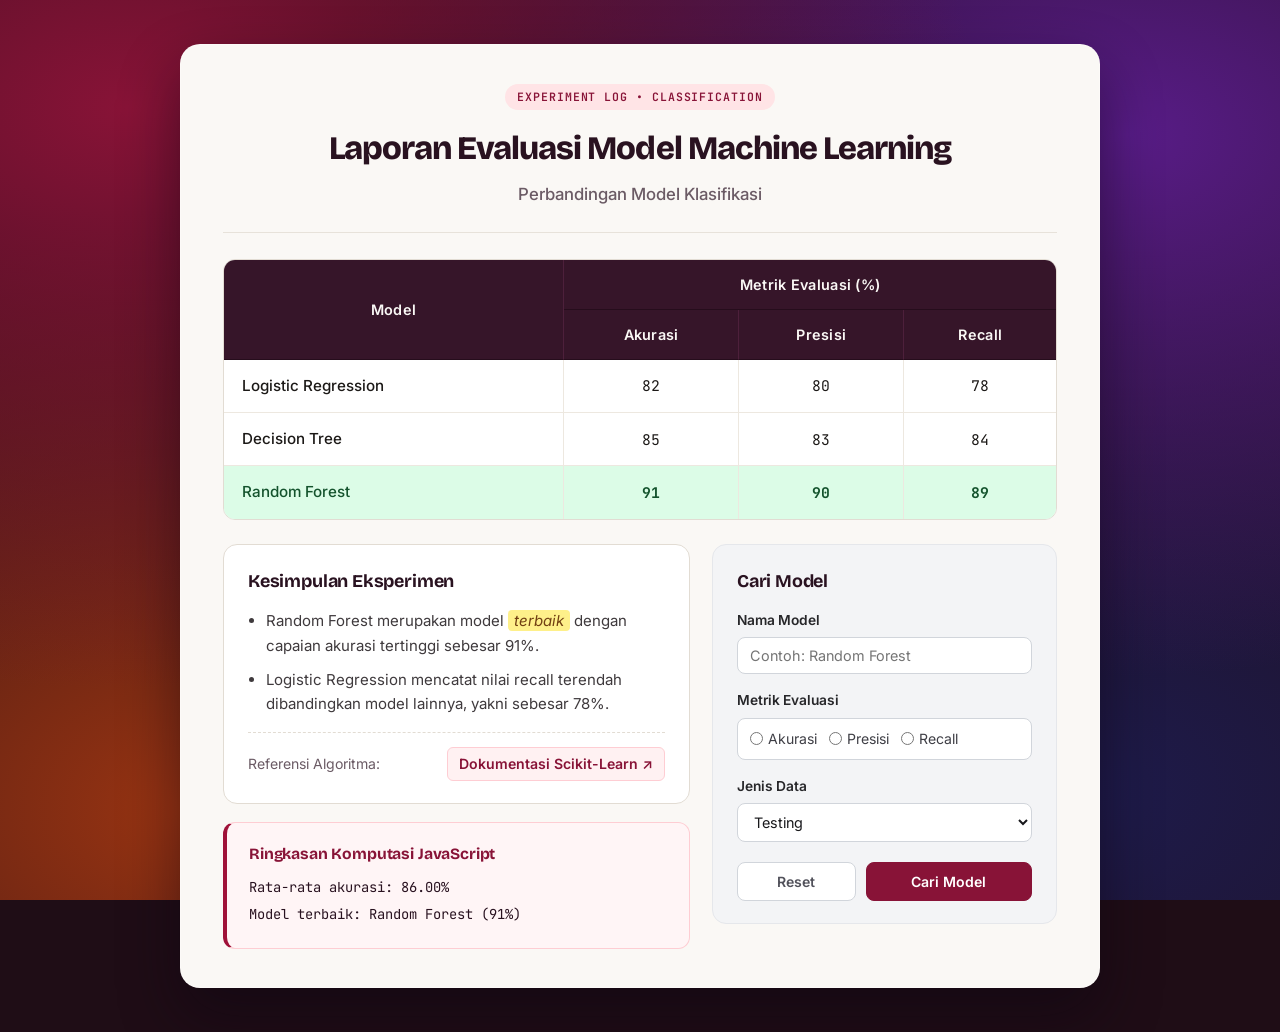
<file: modul-11-html-css-js-jsp/project/modul11/src/main/webapp/unguided/index.html>
<!DOCTYPE html>
<html lang="id">
<head>
    <meta charset="UTF-8">
    <meta name="viewport" content="width=device-width, initial-scale=1.0">
    <title>Hasil Eksperimen Model</title>
    <link rel="stylesheet" href="style.css">
</head>
<body>
    <main class="dashboard">
        <!-- Header Utama -->
        <header class="header-banner">
            <span class="badge">EXPERIMENT LOG &bull; CLASSIFICATION</span>
            <h1>Laporan Evaluasi Model Machine Learning</h1>
            <h2>Perbandingan Model Klasifikasi</h2>
        </header>

        <!-- Zona Tengah: Tabel Evaluasi -->
        <section class="panel-tabel">
            <table>
                <thead>
                    <tr>
                        <th rowspan="2">Model</th>
                        <th colspan="3">Metrik Evaluasi (%)</th>
                    </tr>
                    <tr>
                        <th>Akurasi</th>
                        <th>Presisi</th>
                        <th>Recall</th>
                    </tr>
                </thead>
                <tbody>
                    <tr>
                        <td>Logistic Regression</td>
                        <td>82</td>
                        <td>80</td>
                        <td>78</td>
                    </tr>
                    <tr>
                        <td>Decision Tree</td>
                        <td>85</td>
                        <td>83</td>
                        <td>84</td>
                    </tr>
                    <tr id="model-terbaik">
                        <td>Random Forest</td>
                        <td>91</td>
                        <td>90</td>
                        <td>89</td>
                    </tr>
                </tbody>
            </table>
        </section>

        <!-- Zona Bawah: Bento Grid 2 Kolom -->
        <div class="bento-grid">
            <!-- Kolom Kiri: Kesimpulan, Referensi, & Output JS -->
            <div class="bento-left">
                <section class="card-info">
                    <h3>Kesimpulan Eksperimen</h3>
                    <ul>
                        <li>Random Forest merupakan model <span class="highlight-terbaik">terbaik</span> dengan capaian akurasi tertinggi sebesar 91%.</li>
                        <li>Logistic Regression mencatat nilai recall terendah dibandingkan model lainnya, yakni sebesar 78%.</li>
                    </ul>
                    <div class="referensi">
                        <span>Referensi Algoritma:</span>
                        <a href="https://scikit-learn.org" target="_blank">Dokumentasi Scikit-Learn &nearr;</a>
                    </div>
                </section>

                <section class="hasil-js">
                    <h3>Ringkasan Komputasi JavaScript</h3>
                    <p id="teks-rata-rata"></p>
                    <p id="teks-model-terbaik"></p>
                </section>
            </div>

            <!-- Kolom Kanan: Form Cari Model (Kotak Abu-abu Muda) -->
            <section class="form-container">
                <h3>Cari Model</h3>
                <form action="#" method="POST">
                    <div class="form-group">
                        <label for="input-nama-model">Nama Model</label>
                        <input type="text" id="input-nama-model" name="nama_model" placeholder="Contoh: Random Forest">
                    </div>

                    <div class="form-group">
                        <span class="label-grup">Metrik Evaluasi</span>
                        <div class="radio-group">
                            <div class="radio-item">
                                <input type="radio" id="metrik-akurasi" name="metrik" value="Akurasi">
                                <label for="metrik-akurasi">Akurasi</label>
                            </div>
                            <div class="radio-item">
                                <input type="radio" id="metrik-presisi" name="metrik" value="Presisi">
                                <label for="metrik-presisi">Presisi</label>
                            </div>
                            <div class="radio-item">
                                <input type="radio" id="metrik-recall" name="metrik" value="Recall">
                                <label for="metrik-recall">Recall</label>
                            </div>
                        </div>
                    </div>

                    <div class="form-group">
                        <label for="select-jenis-data">Jenis Data</label>
                        <select id="select-jenis-data" name="jenis_data">
                            <option value="Training">Training</option>
                            <option value="Validasi">Validasi</option>
                            <option value="Testing" selected>Testing</option>
                        </select>
                    </div>

                    <div class="form-actions">
                        <button type="reset" class="btn-reset">Reset</button>
                        <button type="submit" class="btn-submit">Cari Model</button>
                    </div>
                </form>
                <div id="hasil-pencarian" class="search-result" style="display: none;"></div>
            </section>
        </div>
    </main>

    <script>
        // 1. Array akurasi ketiga model
        var akurasiModel = [82, 85, 91];

        // 2. Fungsi menghitung rata-rata menggunakan perulangan
        function hitungRataRata(daftarNilai) {
            var total = 0;
            for (var i = 0; i < daftarNilai.length; i++) {
                total += daftarNilai[i];
            }
            var rataRata = total / daftarNilai.length;
            return rataRata.toFixed(2);
        }

        // 3. Menampilkan hasil rata-rata pada halaman & console
        var hasilRataRata = hitungRataRata(akurasiModel);
        var kalimatRataRata = "Rata-rata akurasi: " + hasilRataRata + "%";
        document.getElementById("teks-rata-rata").textContent = kalimatRataRata;
        console.log(kalimatRataRata);

        // 4. Objek model terbaik & menampilkan nama modelnya pada halaman
        var modelTerbaik = {
            nama: "Random Forest",
            akurasi: 91
        };
        var kalimatModelTerbaik = "Model terbaik: " + modelTerbaik.nama + " (" + modelTerbaik.akurasi + "%)";
        document.getElementById("teks-model-terbaik").textContent = kalimatModelTerbaik;
        console.log(kalimatModelTerbaik);

        // 5. Simulasi pencarian model dinamis sesuai Metrik & Jenis Data
        var daftarModel = [
            {
                nama: "Logistic Regression",
                Training: { Akurasi: 87, Presisi: 85, Recall: 83 },
                Validasi: { Akurasi: 84, Presisi: 82, Recall: 80 },
                Testing:  { Akurasi: 82, Presisi: 80, Recall: 78 }
            },
            {
                nama: "Decision Tree",
                Training: { Akurasi: 94, Presisi: 93, Recall: 92 },
                Validasi: { Akurasi: 88, Presisi: 86, Recall: 86 },
                Testing:  { Akurasi: 85, Presisi: 83, Recall: 84 }
            },
            {
                nama: "Random Forest",
                Training: { Akurasi: 98, Presisi: 97, Recall: 97 },
                Validasi: { Akurasi: 93, Presisi: 92, Recall: 91 },
                Testing:  { Akurasi: 91, Presisi: 90, Recall: 89 }
            }
        ];

        var formCari = document.querySelector("form");
        var boxHasil = document.getElementById("hasil-pencarian");
        var inputNama = document.getElementById("input-nama-model");
        var selectJenis = document.getElementById("select-jenis-data");
        var radioMetrik = document.querySelectorAll('input[name="metrik"]');

        function jalankanPencarian() {
            var keyword = inputNama.value.trim().toLowerCase();
            var metrikRadio = document.querySelector('input[name="metrik"]:checked');
            var jenisData = selectJenis.value;

            var modelDitemukan = null;
            if (keyword !== "") {
                for (var i = 0; i < daftarModel.length; i++) {
                    if (daftarModel[i].nama.toLowerCase().indexOf(keyword) !== -1) {
                        modelDitemukan = daftarModel[i];
                        break;
                    }
                }
            }

            boxHasil.style.display = "block";

            if (modelDitemukan) {
                var metrikFokus = metrikRadio ? metrikRadio.value : "Akurasi";
                var nilaiMetrik = modelDitemukan[jenisData][metrikFokus];

                boxHasil.className = "search-result";
                boxHasil.innerHTML =
                    '<div class="result-header">' +
                        '<span class="result-title">' + modelDitemukan.nama + '</span>' +
                        '<span class="result-tag">' + jenisData.toUpperCase() + '</span>' +
                    '</div>' +
                    '<div class="result-highlight">' +
                        metrikFokus + ': <strong>' + nilaiMetrik + '%</strong>' +
                    '</div>';
            } else {
                boxHasil.className = "search-result not-found";
                boxHasil.innerHTML =
                    '<div class="result-title">Model tidak ditemukan</div>' +
                    '<p class="result-desc">Ketik nama model yang tersedia: <strong>Logistic Regression</strong>, <strong>Decision Tree</strong>, atau <strong>Random Forest</strong>.</p>';
            }
        }

        // Jalankan saat tombol Cari Model diklik
        formCari.addEventListener("submit", function (event) {
            event.preventDefault();
            jalankanPencarian();
        });

        // Perbarui angka otomatis jika radio metrik atau dropdown jenis data diganti setelah mencari
        selectJenis.addEventListener("change", function () {
            if (boxHasil.style.display === "block") {
                jalankanPencarian();
            }
        });

        for (var j = 0; j < radioMetrik.length; j++) {
            radioMetrik[j].addEventListener("change", function () {
                if (boxHasil.style.display === "block") {
                    jalankanPencarian();
                }
            });
        }

        // Sembunyikan kartu hasil saat tombol Reset diklik
        formCari.addEventListener("reset", function () {
            boxHasil.style.display = "none";
            boxHasil.innerHTML = "";
        });
    </script>
</body>
</html>
</file>
<file: modul-11-html-css-js-jsp/project/modul11/src/main/webapp/unguided/style.css>
@import url('https://fonts.googleapis.com/css2?family=Bricolage+Grotesque:opsz,wght@12..96,600;12..96,700;12..96,800&family=Inter:ital,wght@0,400;0,500;0,600;1,400;1,600&family=JetBrains+Mono:wght@400;500;600&display=swap');

* {
    box-sizing: border-box;
}

body {
    font-family: 'Inter', -apple-system, BlinkMacSystemFont, sans-serif;
    background-color: #1f0d16;
    background-image:
        radial-gradient(at 10% 12%, #881337 0px, transparent 52%),
        radial-gradient(at 88% 15%, #581c87 0px, transparent 50%),
        radial-gradient(at 85% 88%, #1e1b4b 0px, transparent 55%),
        radial-gradient(at 15% 90%, #9a3412 0px, transparent 52%);
    background-attachment: fixed;
    min-height: 100vh;
    color: #1c1917;
    margin: 0;
    padding: 44px 20px;
    line-height: 1.6;
}

.dashboard {
    max-width: 920px;
    margin: 0 auto;
    background-color: #faf8f5;
    padding: 38px 42px;
    border-radius: 20px;
    border: 1px solid rgba(255, 255, 255, 0.25);
    box-shadow: 0 28px 60px rgba(12, 5, 16, 0.48);
}

/* Header Banner */
.header-banner {
    text-align: center;
    padding-bottom: 24px;
    margin-bottom: 26px;
    border-bottom: 1px solid #e7e2da;
}

.badge {
    display: inline-block;
    font-family: 'JetBrains Mono', monospace;
    font-size: 0.72rem;
    font-weight: 600;
    letter-spacing: 0.08em;
    color: #881337;
    background-color: #ffe4e6;
    padding: 4px 12px;
    border-radius: 999px;
    margin-bottom: 12px;
}

/* 1. Judul utama rata tengah */
h1 {
    font-family: 'Bricolage Grotesque', sans-serif;
    text-align: center;
    font-size: 2.05rem;
    font-weight: 800;
    letter-spacing: -0.03em;
    margin: 0 0 6px 0;
    color: #291220;
}

h2 {
    font-family: 'Inter', sans-serif;
    font-size: 1.05rem;
    font-weight: 500;
    color: #6b5b65;
    margin: 0;
}

h3 {
    font-family: 'Bricolage Grotesque', sans-serif;
    font-size: 1.12rem;
    font-weight: 700;
    letter-spacing: -0.01em;
    margin: 0 0 14px 0;
    color: #291220;
}

/* 2. Tabel rapi: judul kolom berlatar warna berbeda & sel memiliki ruang di dalam */
.panel-tabel {
    margin-bottom: 24px;
}

table {
    width: 100%;
    border-collapse: separate;
    border-spacing: 0;
    background-color: #ffffff;
    border: 1px solid #e2dcd3;
    border-radius: 12px;
    overflow: hidden;
}

th {
    background-color: #361529;
    color: #faf8f5;
    font-weight: 600;
    font-size: 0.9rem;
    letter-spacing: 0.02em;
    padding: 13px 18px;
    border-bottom: 1px solid #260d1c;
    border-right: 1px solid #4d203b;
    text-align: center;
}

th:last-child {
    border-right: none;
}

td {
    padding: 14px 18px;
    border-bottom: 1px solid #ede8e0;
    border-right: 1px solid #ede8e0;
    text-align: center;
    font-family: 'JetBrains Mono', monospace;
    font-size: 0.92rem;
    font-variant-numeric: tabular-nums;
}

td:last-child {
    border-right: none;
}

tbody tr:last-child td {
    border-bottom: none;
}

td:first-child {
    font-family: 'Inter', sans-serif;
    font-size: 0.95rem;
    text-align: left;
    font-weight: 500;
}

tbody tr:hover {
    background-color: #fdf7f8;
}

/* 3. Baris model terbaik disorot latar hijau muda & huruf tebal (ID selector tunggal) */
#model-terbaik {
    background-color: #dcfce7;
    color: #14532d;
    font-weight: bold;
}

#model-terbaik:hover {
    background-color: #bbf7d0;
}

/* Bento Grid Bawah (2 Kolom) */
.bento-grid {
    display: grid;
    grid-template-columns: 1.15fr 0.85fr;
    gap: 22px;
    align-items: start;
}

.bento-left {
    display: flex;
    flex-direction: column;
    gap: 18px;
}

/* Kartu Kesimpulan & Referensi */
.card-info {
    background-color: #ffffff;
    border: 1px solid #e2dcd3;
    border-radius: 14px;
    padding: 22px 24px;
}

.card-info ul {
    padding-left: 18px;
    margin: 0 0 16px 0;
    color: #3f3a3d;
    font-size: 0.94rem;
}

.card-info li {
    margin-bottom: 10px;
}

.card-info li:last-child {
    margin-bottom: 0;
}

/* 4. Kata "terbaik" pada kesimpulan berlatar kuning & huruf miring tanpa memecah baris */
.highlight-terbaik {
    background-color: #fef08a;
    color: #713f12;
    font-style: italic;
    padding: 1px 6px;
    border-radius: 4px;
}

.referensi {
    padding-top: 14px;
    border-top: 1px dashed #e2dcd3;
    font-size: 0.88rem;
    color: #6b5b65;
    display: flex;
    justify-content: space-between;
    align-items: center;
    flex-wrap: wrap;
    gap: 8px;
}

.referensi a {
    color: #881337;
    background-color: #fff1f2;
    padding: 5px 11px;
    border-radius: 6px;
    text-decoration: none;
    font-weight: 600;
    border: 1px solid #fecdd3;
    transition: all 0.2s ease;
}

.referensi a:hover {
    background-color: #881337;
    color: #ffffff;
    border-color: #881337;
}

/* Kartu Hasil Komputasi JavaScript */
.hasil-js {
    background-color: #fff5f6;
    border: 1px solid #fecdd3;
    border-left: 4px solid #9f1239;
    border-radius: 12px;
    padding: 18px 22px;
}

.hasil-js h3 {
    font-size: 0.98rem;
    margin-bottom: 10px;
    color: #881337;
}

.hasil-js p {
    margin: 5px 0;
    font-family: 'JetBrains Mono', monospace;
    font-size: 0.86rem;
    color: #291220;
}

/* 5. Form di dalam kotak berlatar abu-abu muda dengan ruang di dalam dan jarak ke elemen lain */
.form-container {
    background-color: #f3f4f6;
    padding: 22px 24px;
    margin: 0;
    border: 1px solid #e5e7eb;
    border-radius: 14px;
}

.form-group {
    margin-bottom: 15px;
}

.form-group > label,
.label-grup {
    display: block;
    font-weight: 600;
    font-size: 0.86rem;
    margin-bottom: 6px;
    color: #27272a;
}

input[type="text"],
select {
    width: 100%;
    padding: 9px 12px;
    font-family: 'Inter', sans-serif;
    font-size: 0.9rem;
    border: 1px solid #d1d5db;
    border-radius: 8px;
    background-color: #ffffff;
    color: #18181b;
    transition: border-color 0.2s ease, box-shadow 0.2s ease;
}

input[type="text"]:focus,
select:focus {
    outline: none;
    border-color: #881337;
    box-shadow: 0 0 0 3px rgba(136, 19, 55, 0.14);
}

.radio-group {
    display: flex;
    flex-wrap: wrap;
    gap: 12px;
    background-color: #ffffff;
    padding: 9px 12px;
    border: 1px solid #d1d5db;
    border-radius: 8px;
}

.radio-item {
    display: flex;
    align-items: center;
    gap: 5px;
}

.radio-item input[type="radio"] {
    accent-color: #881337;
    margin: 0;
    cursor: pointer;
}

.radio-item label {
    font-size: 0.88rem;
    cursor: pointer;
    color: #3f3f46;
}

.form-actions {
    display: grid;
    grid-template-columns: 1fr 1.4fr;
    gap: 10px;
    margin-top: 20px;
}

button {
    font-family: 'Inter', sans-serif;
    font-size: 0.88rem;
    font-weight: 600;
    padding: 10px 14px;
    border-radius: 8px;
    cursor: pointer;
    transition: all 0.2s ease;
}

.btn-reset {
    background-color: #ffffff;
    color: #52525b;
    border: 1px solid #d1d5db;
}

.btn-reset:hover {
    background-color: #e4e4e7;
    color: #18181b;
}

.btn-submit {
    background-color: #881337;
    color: #ffffff;
    border: 1px solid #881337;
}

.btn-submit:hover {
    background-color: #6b0f2b;
    border-color: #6b0f2b;
}

/* Kartu Hasil Pencarian Interaktif */
.search-result {
    margin-top: 18px;
    padding: 14px 16px;
    background-color: #ffffff;
    border: 1px solid #fecdd3;
    border-left: 4px solid #881337;
    border-radius: 10px;
    animation: fadeIn 0.2s ease;
}

.search-result.not-found {
    background-color: #fff5f6;
    border-color: #fecdd3;
    border-left-color: #be123c;
}

.result-header {
    display: flex;
    justify-content: space-between;
    align-items: center;
    gap: 8px;
    margin-bottom: 6px;
}

.result-title {
    font-family: 'Bricolage Grotesque', sans-serif;
    font-weight: 700;
    font-size: 0.98rem;
    color: #291220;
}

.result-tag {
    font-family: 'JetBrains Mono', monospace;
    font-size: 0.7rem;
    font-weight: 600;
    letter-spacing: 0.05em;
    color: #881337;
    background-color: #ffe4e6;
    padding: 2px 8px;
    border-radius: 999px;
}

.result-highlight {
    font-family: 'JetBrains Mono', monospace;
    font-size: 0.92rem;
    color: #361529;
    margin-bottom: 4px;
}

.result-highlight strong {
    color: #881337;
    font-size: 1rem;
}

.result-meta {
    font-family: 'JetBrains Mono', monospace;
    font-size: 0.78rem;
    color: #6b5b65;
    padding-top: 6px;
    border-top: 1px dashed #e7e2da;
}

.result-desc {
    margin: 4px 0 0 0;
    font-size: 0.84rem;
    color: #57534e;
    line-height: 1.5;
}

@keyframes fadeIn {
    from { opacity: 0; transform: translateY(-4px); }
    to { opacity: 1; transform: translateY(0); }
}
/* Responsif untuk layar sempit */
@media (max-width: 768px) {
    .dashboard {
        padding: 26px 20px;
    }
    .bento-grid {
        grid-template-columns: 1fr;
    }
}
</file>
